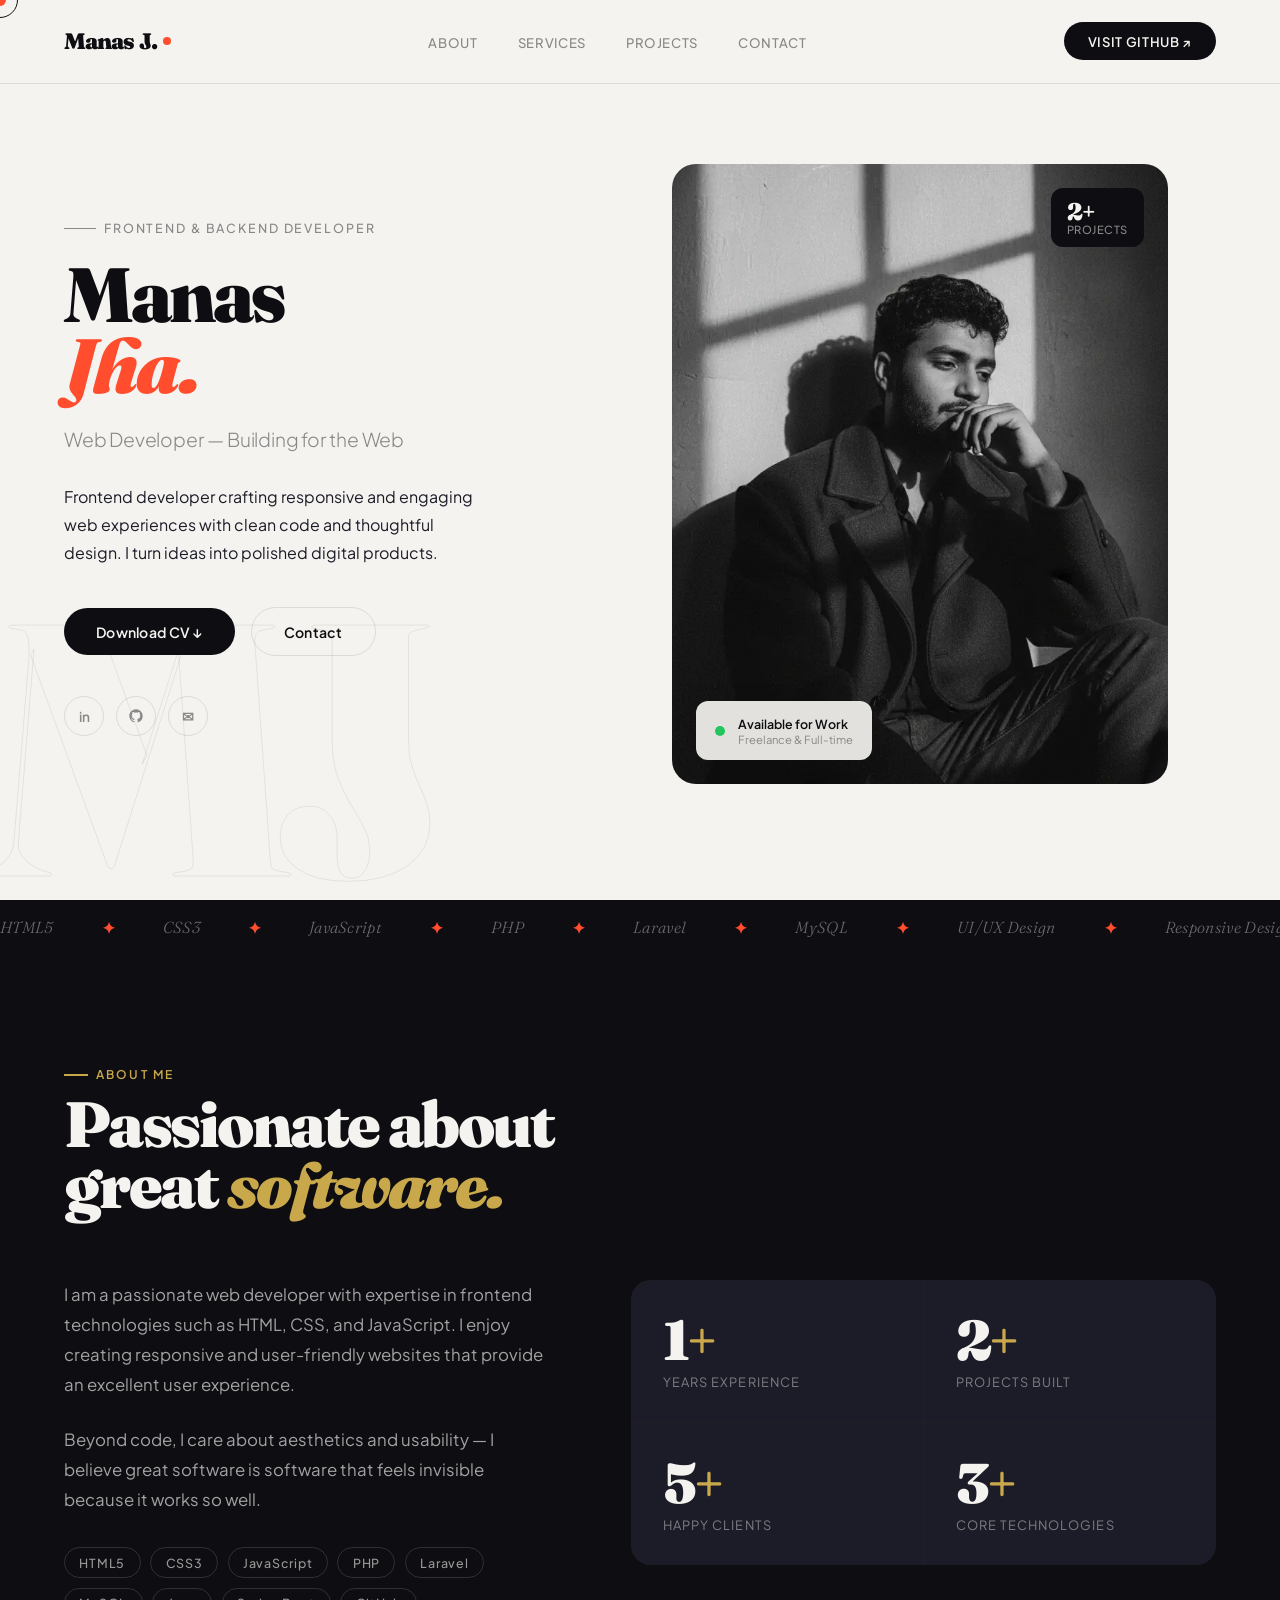
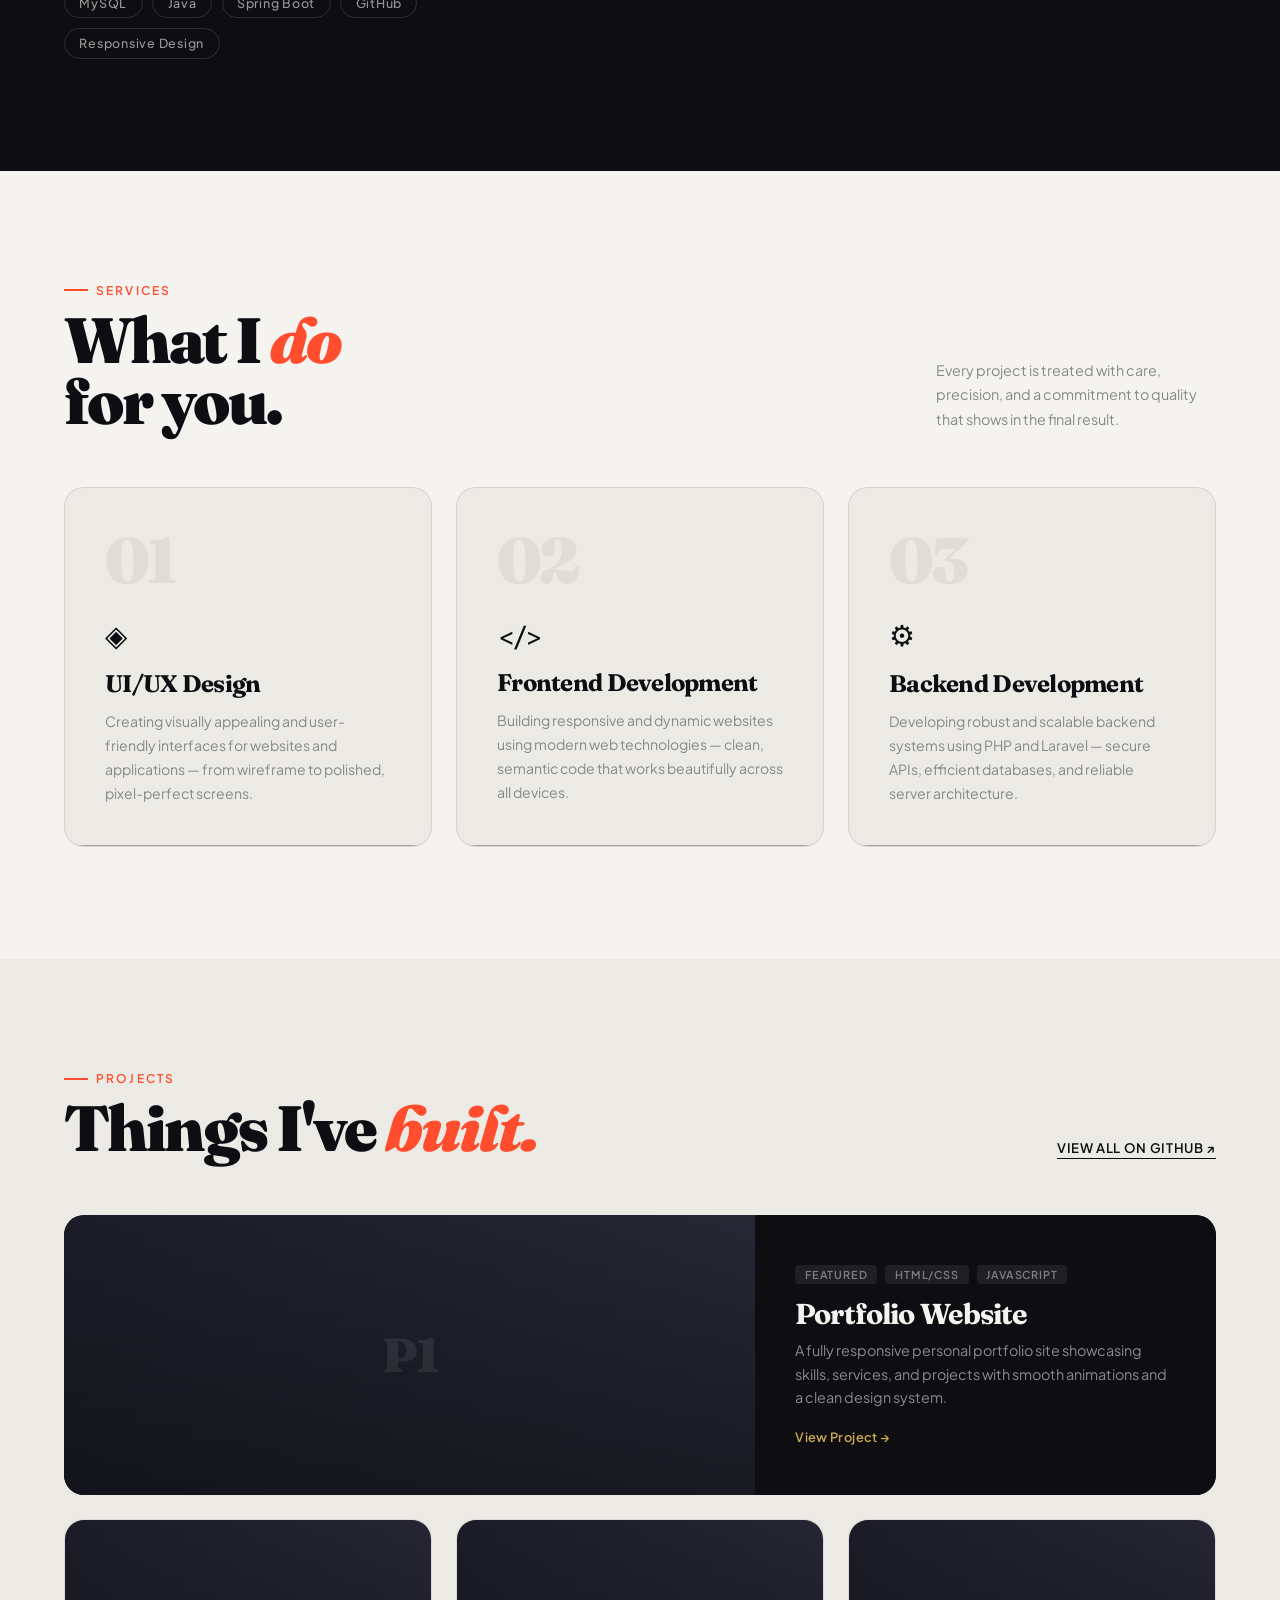
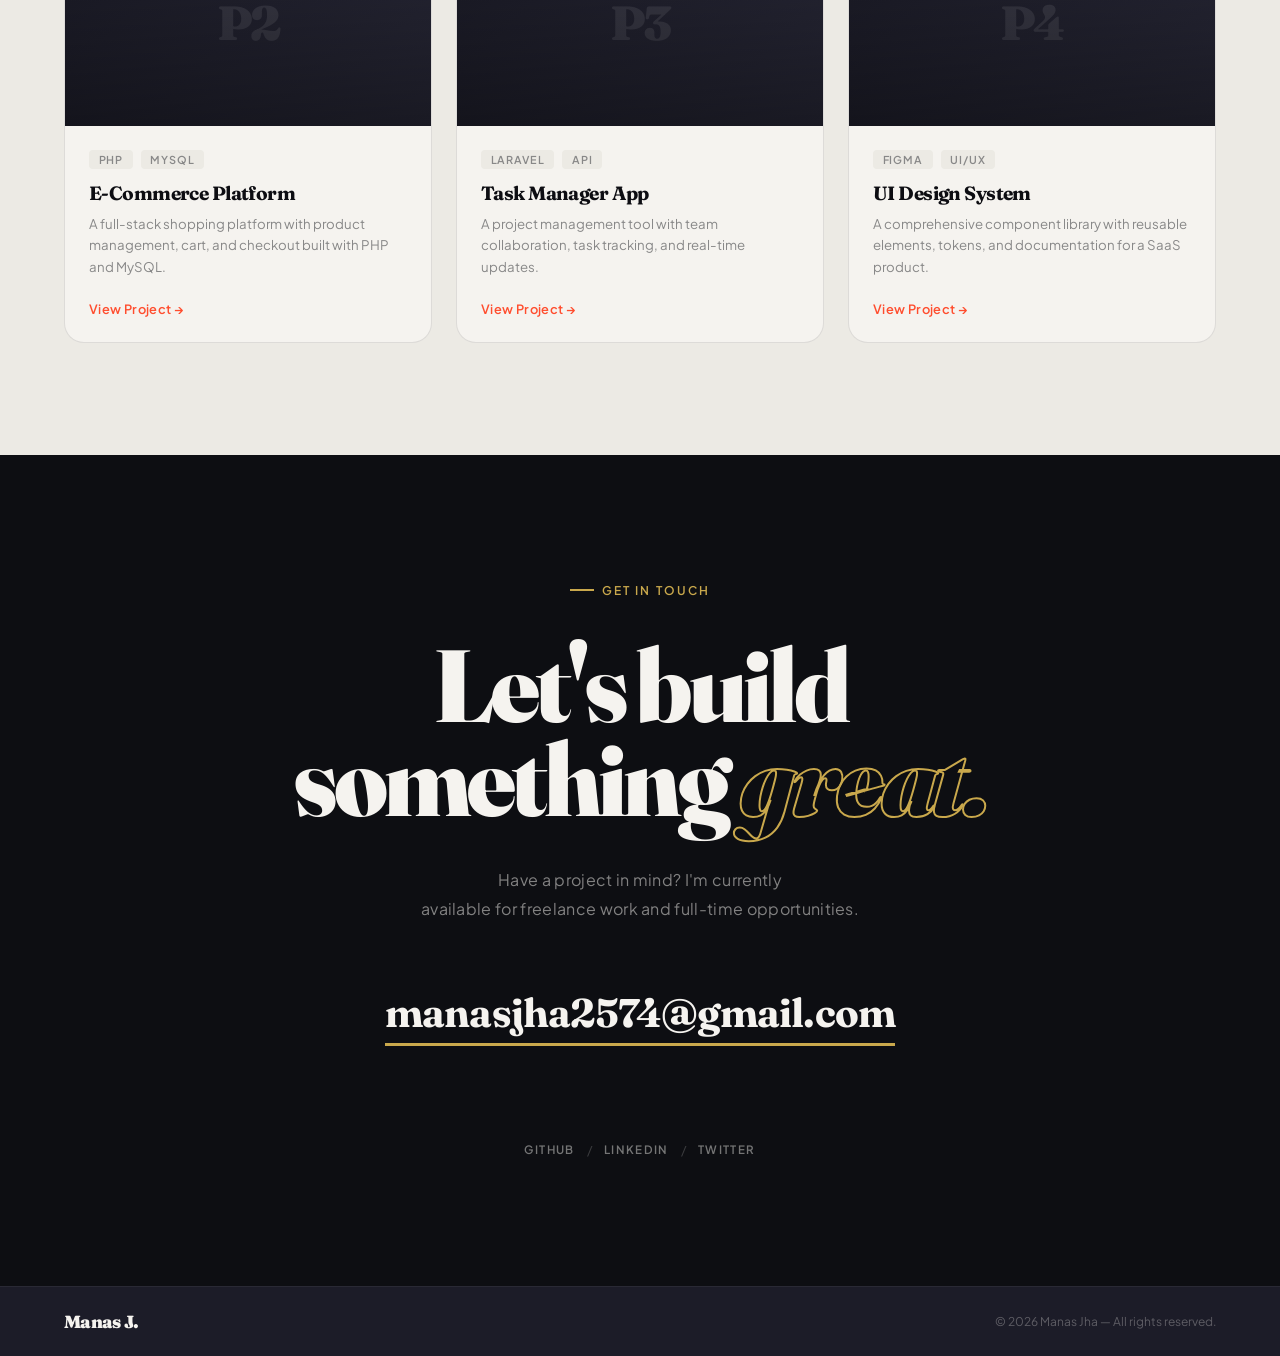
<file: index.html>
<!DOCTYPE html>
<html lang="en">

<head>
  <meta charset="UTF-8">
  <meta name="viewport" content="width=device-width, initial-scale=1.0">
  <title>Manas Jha — Web Developer</title>
  <link rel="stylesheet" href="style.css">
  <link
    href="https://fonts.googleapis.com/css2?family=Fraunces:ital,wght@0,300;0,700;0,900;1,300;1,700&family=Plus+Jakarta+Sans:wght@300;400;500;600&display=swap"
    rel="stylesheet">

</head>

<body>

  <!-- CURSOR -->
  <div class="cursor" id="cur"></div>
  <div class="cursor-ring" id="ring"></div>

  <!-- BACK TO TOP -->
  <!-- <button class="back-to-top" id="backToTop" aria-label="Back to top">↑</button> -->
  <!-- BACK TO TOP -->
  <button class="back-to-top" id="backToTop" aria-label="Back to top"
    onclick="window.scrollTo({top:0,behavior:'smooth'})">
    <svg width="18" height="18" viewBox="0 0 24 24" fill="none" stroke="currentColor" stroke-width="2.5"
      stroke-linecap="round" stroke-linejoin="round">
      <polyline points="18 15 12 9 6 15"></polyline>
    </svg>
  </button>

  <!-- MOBILE MENU -->
  <div class="mobile-menu" id="mobileMenu">
    <a href="#hero" class="m-nav-link">Home</a>
    <a href="#about" class="m-nav-link">About</a>
    <a href="#services" class="m-nav-link">Services</a>
    <a href="#projects" class="m-nav-link">Projects</a>
    <a href="#contact" class="m-nav-link">Contact</a>
    <a href="https://github.com/j-manas04" class="m-github" target="_blank">Visit GitHub ↗</a>
  </div>

  <!-- NAV -->
  <nav>
    <a href="#hero" class="nav-logo">
      Manas J.
      <span class="logo-dot"></span>
    </a>
    <ul class="nav-links">
      <li><a href="#about">About</a></li>
      <li><a href="#services">Services</a></li>
      <li><a href="#projects">Projects</a></li>
      <li><a href="#contact">Contact</a></li>
    </ul>
    <a href="https://github.com/j-manas04" class="nav-cta" target="_blank">Visit GitHub ↗</a>
    <button class="nav-hamburger" id="hamburger" aria-label="Toggle menu">
      <span></span><span></span><span></span>
    </button>
  </nav>

  <!-- HERO -->
  <section id="hero">
    <div class="hero-bg-text">MJ</div>
    <div class="hero-left">
      <div class="hero-eyebrow">
        <span class="hero-line"></span>
        Frontend & Backend Developer
      </div>
      <h1 class="hero-name">Manas<br><em>Jha.</em></h1><br>
      <p class="hero-role">Web Developer — Building for the Web</p>
      <p class="hero-desc">Frontend developer crafting responsive and engaging web experiences with clean code and
        thoughtful design. I turn ideas into polished digital products.</p>
      <div class="hero-actions">
        <a href="Manas__ATS_Resume .pdf" class="btn-main" target="_blank">Download CV ↓</a>
        <a href="#contact" class="btn-sec">Contact</a>
      </div>
      <div class="hero-socials">
        <a href="linkedin.com/in/J-manas04" class="s-link">in</a>
        <a href="https://github.com/j-manas04" class="s-link">
          <svg width="16" height="16" viewBox="0 0 24 24" fill="currentColor">
            <path
              d="M12 2C6.477 2 2 6.484 2 12.017c0 4.425 2.865 8.18 6.839 9.504.5.092.682-.217.682-.483 0-.237-.008-.868-.013-1.703-2.782.605-3.369-1.343-3.369-1.343-.454-1.158-1.11-1.466-1.11-1.466-.908-.62.069-.608.069-.608 1.003.07 1.531 1.032 1.531 1.032.892 1.53 2.341 1.088 2.91.832.092-.647.35-1.088.636-1.338-2.22-.253-4.555-1.113-4.555-4.951 0-1.093.39-1.988 1.029-2.688-.103-.253-.446-1.272.098-2.65 0 0 .84-.27 2.75 1.026A9.564 9.564 0 0112 6.844c.85.004 1.705.115 2.504.337 1.909-1.296 2.747-1.027 2.747-1.027.546 1.379.202 2.398.1 2.651.64.7 1.028 1.595 1.028 2.688 0 3.848-2.339 4.695-4.566 4.943.359.309.678.92.678 1.855 0 1.338-.012 2.419-.012 2.747 0 .268.18.58.688.482A10.019 10.019 0 0022 12.017C22 6.484 17.522 2 12 2z" />
          </svg>
        </a>
        <a href="mailto:manasjha04@gmail.com" class="s-link">✉</a>
      </div>
    </div>
    <div class="hero-right">
      <div class="hero-img-wrap">
        <img src="profile-pic.webp" alt="Manas Jha">
        <div class="hero-tag">
          <span class="tag-dot"></span>
          <div>
            <div class="tag-text">Available for Work</div>
            <div class="tag-sub">Freelance & Full-time</div>
          </div>
        </div>
        <div class="hero-number">
          2+
          <span>Projects</span>
        </div>
      </div>
    </div>
  </section>

  <!-- MARQUEE -->
  <div class="marquee-section">
    <div class="marquee-track">
      <span class="marquee-item">HTML5</span><span class="marquee-dot">✦</span>
      <span class="marquee-item">CSS3</span><span class="marquee-dot">✦</span>
      <span class="marquee-item">JavaScript</span><span class="marquee-dot">✦</span>
      <span class="marquee-item">PHP</span><span class="marquee-dot">✦</span>
      <span class="marquee-item">Laravel</span><span class="marquee-dot">✦</span>
      <span class="marquee-item">MySQL</span><span class="marquee-dot">✦</span>
      <span class="marquee-item">UI/UX Design</span><span class="marquee-dot">✦</span>
      <span class="marquee-item">Responsive Design</span><span class="marquee-dot">✦</span>
      <span class="marquee-item">Git & GitHub</span><span class="marquee-dot">✦</span>
      <span class="marquee-item">HTML5</span><span class="marquee-dot">✦</span>
      <span class="marquee-item">CSS3</span><span class="marquee-dot">✦</span>
      <span class="marquee-item">JavaScript</span><span class="marquee-dot">✦</span>
      <span class="marquee-item">PHP</span><span class="marquee-dot">✦</span>
      <span class="marquee-item">Laravel</span><span class="marquee-dot">✦</span>
      <span class="marquee-item">MySQL</span><span class="marquee-dot">✦</span>
      <span class="marquee-item">UI/UX Design</span><span class="marquee-dot">✦</span>
      <span class="marquee-item">Responsive Design</span><span class="marquee-dot">✦</span>
      <span class="marquee-item">Git & GitHub</span><span class="marquee-dot">✦</span>
    </div>
  </div>

  <!-- ABOUT -->
  <section id="about">
    <div class="s-inner">
      <div class="s-tag reveal">About Me</div>
      <h2 class="s-title reveal">Passionate about<br>great <em>software.</em></h2>
      <div class="about-grid">
        <div class="about-left reveal">
          <p>I am a passionate web developer with expertise in frontend technologies such as HTML, CSS, and JavaScript.
            I enjoy creating responsive and user-friendly websites that provide an excellent user experience.</p>
          <p>Beyond code, I care about aesthetics and usability — I believe great software is software that feels
            invisible because it works so well.</p>
          <div class="about-skills">
            <span class="skill-tag">HTML5</span>
            <span class="skill-tag">CSS3</span>
            <span class="skill-tag">JavaScript</span>
            <span class="skill-tag">PHP</span>
            <span class="skill-tag">Laravel</span>
            <span class="skill-tag">MySQL</span>
            <span class="skill-tag">Java</span>
            <span class="skill-tag">Spring Boot</span>
            <span class="skill-tag">GitHub</span>
            <span class="skill-tag">Responsive Design</span>

          </div>
        </div>
        <div class="about-right reveal reveal-d1">
          <div class="stat-box"><span class="stat-n">1<em>+</em></span><span class="stat-l">Years Experience</span>
          </div>
          <div class="stat-box"><span class="stat-n">2<em>+</em></span><span class="stat-l">Projects Built</span></div>
          <div class="stat-box"><span class="stat-n">5<em>+</em></span><span class="stat-l">Happy Clients</span></div>
          <div class="stat-box"><span class="stat-n">3<em>+</em></span><span class="stat-l">Core Technologies</span>
          </div>
        </div>
      </div>
    </div>
  </section>

  <!-- SERVICES -->
  <section id="services">
    <div class="s-inner">
      <div class="services-header">
        <div>
          <div class="s-tag reveal">Services</div>
          <h2 class="s-title reveal">What I <em>do</em><br>for you.</h2>
        </div>
        <p class="reveal"
          style="color:var(--muted);max-width:280px;font-size:0.9rem;line-height:1.7;align-self:flex-end;">Every project
          is treated with care, precision, and a commitment to quality that shows in the final result.</p>
      </div>
      <div class="services-grid">
        <div class="srv-card reveal">
          <div class="srv-content">
            <span class="srv-num">01</span>
            <span class="srv-icon">◈</span>
            <div class="srv-name">UI/UX Design</div>
            <p class="srv-desc">Creating visually appealing and user-friendly interfaces for websites and applications —
              from wireframe to polished, pixel-perfect screens.</p>
          </div>
        </div>
        <div class="srv-card reveal reveal-d1">
          <div class="srv-content">
            <span class="srv-num">02</span>
            <span class="srv-icon">&lt;/&gt;</span>
            <div class="srv-name">Frontend Development</div>
            <p class="srv-desc">Building responsive and dynamic websites using modern web technologies — clean, semantic
              code that works beautifully across all devices.</p>
          </div>
        </div>
        <div class="srv-card reveal reveal-d2">
          <div class="srv-content">
            <span class="srv-num">03</span>
            <span class="srv-icon">⚙</span>
            <div class="srv-name">Backend Development</div>
            <p class="srv-desc">Developing robust and scalable backend systems using PHP and Laravel — secure APIs,
              efficient databases, and reliable server architecture.</p>
          </div>
        </div>
      </div>
    </div>
  </section>

  <!-- PROJECTS -->
  <section id="projects">
    <div class="s-inner">
      <div class="projects-header">
        <div>
          <div class="s-tag reveal">Projects</div>
          <h2 class="s-title reveal">Things I've <em>built.</em></h2>
        </div>
        <a href="https://github.com/j-manas04" class="view-all reveal" target="_blank">View all on GitHub ↗</a>
      </div>
      <div class="projects-grid">
        <div class="proj-card proj-featured reveal">
          <div class="proj-thumb">
            <div class="proj-thumb-inner">P1</div>
            <div class="proj-thumb-overlay"></div>
          </div>
          <div class="proj-body">
            <div class="proj-tags"><span class="p-tag">Featured</span><span class="p-tag">HTML/CSS</span><span
                class="p-tag">JavaScript</span></div>
            <div class="proj-name">Portfolio Website</div>
            <p class="proj-desc">A fully responsive personal portfolio site showcasing skills, services, and projects
              with smooth animations and a clean design system.</p>
            <a href="#" class="proj-link">View Project →</a>
          </div>
        </div>
        <div class="proj-card reveal">
          <div class="proj-thumb">
            <div class="proj-thumb-inner">P2</div>
            <div class="proj-thumb-overlay"></div>
          </div>
          <div class="proj-body">
            <div class="proj-tags"><span class="p-tag">PHP</span><span class="p-tag">MySQL</span></div>
            <div class="proj-name">E-Commerce Platform</div>
            <p class="proj-desc">A full-stack shopping platform with product management, cart, and checkout built with
              PHP and MySQL.</p>
            <a href="#" class="proj-link">View Project →</a>
          </div>
        </div>
        <div class="proj-card reveal reveal-d1">
          <div class="proj-thumb">
            <div class="proj-thumb-inner">P3</div>
            <div class="proj-thumb-overlay"></div>
          </div>
          <div class="proj-body">
            <div class="proj-tags"><span class="p-tag">Laravel</span><span class="p-tag">API</span></div>
            <div class="proj-name">Task Manager App</div>
            <p class="proj-desc">A project management tool with team collaboration, task tracking, and real-time
              updates.</p>
            <a href="#" class="proj-link">View Project →</a>
          </div>
        </div>
        <div class="proj-card reveal reveal-d2">
          <div class="proj-thumb">
            <div class="proj-thumb-inner">P4</div>
            <div class="proj-thumb-overlay"></div>
          </div>
          <div class="proj-body">
            <div class="proj-tags"><span class="p-tag">Figma</span><span class="p-tag">UI/UX</span></div>
            <div class="proj-name">UI Design System</div>
            <p class="proj-desc">A comprehensive component library with reusable elements, tokens, and documentation for
              a SaaS product.</p>
            <a href="#" class="proj-link">View Project →</a>
          </div>
        </div>
      </div>
    </div>
  </section>

  <!-- CONTACT -->
  <section id="contact" class="new-contact">
    <div class="s-inner contact-center">
      <div class="s-tag reveal">Get in touch</div>

      <h2 class="contact-h2 reveal">Let's build<br>something <span class="outline-text">great.</span></h2>

      <p class="contact-p reveal reveal-d1">Have a project in mind? I'm currently<br>available for freelance work and
        full-time opportunities.</p>

      <div class="reveal reveal-d2">
        <a href="mailto:manasjha2574@gmail.com" class="contact-email-large">manasjha2574@gmail.com</a>
      </div>

      <div class="contact-socials-inline reveal reveal-d3">
        <a href="https://github.com/j-manas04" target="_blank">GITHUB</a>
        <span class="sep">/</span>
        <a href="https://www.linkedin.com/in/j-manas04/" target="_blank">LINKEDIN</a>
        <span class="sep">/</span>
        <a href="#" target="_blank">TWITTER</a>
      </div>
    </div>
  </section>

  <!-- FOOTER -->
  <footer>
    <div class="footer-logo">Manas J.</div>
    <div class="footer-text">© 2026 Manas Jha — All rights reserved.</div>
  </footer>

  <script src="script.js"></script>
</body>

</html>
</file>
<file: style.css>
*,
*::before,
*::after {
    box-sizing: border-box;
    margin: 0;
    padding: 0;
}

:root {
    --ink: #0d0d12;
    --ink2: #1c1c28;
    --paper: #f5f3ef;
    --paper2: #eceae4;
    --accent: #ff4d2e;
    --accent2: #1a1aff;
    --gold: #c9a84c;
    --muted: #888;
    --border: rgba(13, 13, 18, 0.1);
}

.dark-theme {
    --ink: #f5f3ef;
    --ink2: #eceae4;
    --paper: #0d0e12;
    --paper2: #16171d;
    --accent: #ff4d2e;
    --accent2: #1a1aff;
    --gold: #c9a84c;
    --muted: #a0a0a0;
    --border: rgba(245, 243, 239, 0.1);
}

html {
    scroll-behavior: smooth;
}

body {
    background: var(--paper);
    color: var(--ink);
    font-family: 'Plus Jakarta Sans', sans-serif;
    font-weight: 400;
    overflow-x: hidden;
    cursor: none;
    transition: background 0.35s ease, color 0.35s ease;
}

/* CURSOR */
.cursor {
    position: fixed;
    width: 12px;
    height: 12px;
    background: var(--accent);
    border-radius: 50%;
    pointer-events: none;
    z-index: 9999;
    transform: translate(-50%, -50%);
    transition: transform 0.1s, width 0.3s, height 0.3s, background 0.3s;
}

.cursor-ring {
    position: fixed;
    width: 36px;
    height: 36px;
    border: 1.5px solid var(--ink);
    border-radius: 50%;
    pointer-events: none;
    z-index: 9998;
    transform: translate(-50%, -50%);
    transition: transform 0.12s ease, width 0.3s, height 0.3s, border-color 0.3s;
}

/* NAV */
nav {
    position: fixed;
    top: 0;
    left: 0;
    right: 0;
    z-index: 500;
    display: flex;
    align-items: center;
    justify-content: space-between;
    padding: 1.4rem 4rem;
    background: rgba(245, 243, 239, 0.9);
    backdrop-filter: blur(20px);
    border-bottom: 1px solid var(--border);
}

.nav-logo {
    font-family: 'Fraunces', serif;
    font-weight: 900;
    font-size: 1.4rem;
    color: var(--ink);
    text-decoration: none;
    letter-spacing: -0.04em;
    display: flex;
    align-items: center;
    gap: 0.4rem;
}

.logo-dot {
    width: 8px;
    height: 8px;
    border-radius: 50%;
    background: var(--accent);
    animation: pulse 2s infinite;
}

@keyframes pulse {

    0%,
    100% {
        transform: scale(1);
    }

    50% {
        transform: scale(1.6);
        opacity: 0.5;
    }
}

.nav-links {
    display: flex;
    gap: 2.5rem;
    list-style: none;
    align-items: center;
}

.nav-links a {
    font-size: 0.82rem;
    font-weight: 500;
    letter-spacing: 0.05em;
    text-transform: uppercase;
    color: var(--muted);
    text-decoration: none;
    transition: color 0.2s;
}

.nav-links a:hover,
.nav-links a.active {
    color: var(--ink);
}

.nav-cta {
    background: var(--ink);
    color: var(--paper);
    font-family: 'Plus Jakarta Sans', sans-serif;
    font-weight: 600;
    font-size: 0.82rem;
    letter-spacing: 0.05em;
    text-transform: uppercase;
    padding: 0.65rem 1.5rem;
    border-radius: 100px;
    text-decoration: none;
    transition: background 0.2s, transform 0.2s;
}

.nav-cta:hover {
    background: var(--accent);
    transform: translateY(-1px);
}

/* HAMBURGER */
.nav-hamburger {
    display: none;
    flex-direction: column;
    gap: 5px;
    cursor: pointer;
    padding: 4px;
    background: none;
    border: none;
    z-index: 600;
}

.nav-hamburger span {
    display: block;
    width: 24px;
    height: 2px;
    background: var(--ink);
    border-radius: 2px;
    transition: all 0.3s;
}

.nav-hamburger.open span:nth-child(1) {
    transform: translateY(7px) rotate(45deg);
}

.nav-hamburger.open span:nth-child(2) {
    opacity: 0;
}

.nav-hamburger.open span:nth-child(3) {
    transform: translateY(-7px) rotate(-45deg);
}

/* MOBILE MENU */
.mobile-menu {
    display: none;
    position: fixed;
    top: 0;
    left: 0;
    right: 0;
    bottom: 0;
    background: var(--paper);
    z-index: 490;
    flex-direction: column;
    align-items: center;
    justify-content: center;
    gap: 2.5rem;
    padding: 6rem 2rem 3rem;
}

.mobile-menu.open {
    display: flex;
}

.mobile-menu a {
    font-family: 'Fraunces', serif;
    font-size: 2.5rem;
    font-weight: 900;
    letter-spacing: -0.04em;
    color: var(--ink);
    text-decoration: none;
    transition: color 0.2s;
}

.mobile-menu a:hover,
.mobile-menu a.active {
    color: var(--accent);
}

.mobile-menu .m-github {
    font-family: 'Plus Jakarta Sans', sans-serif;
    font-size: 0.9rem;
    font-weight: 600;
    letter-spacing: 0.05em;
    text-transform: uppercase;
    background: var(--ink);
    color: var(--paper);
    padding: 0.8rem 2rem;
    border-radius: 100px;
    margin-top: 1rem;
}

.mobile-menu .m-github:hover {
    background: var(--accent);
    color: var(--paper);
}

/* HERO */
#hero {
    min-height: 100vh;
    display: grid;
    grid-template-columns: 1fr 1fr;
    align-items: center;
    padding: 7rem 4rem 4rem;
    position: relative;
    overflow: hidden;
    gap: 4rem;
}

.hero-bg-text {
    position: absolute;
    font-family: 'Fraunces', serif;
    font-weight: 900;
    font-size: 28vw;
    line-height: 1;
    color: transparent;
    -webkit-text-stroke: 1px rgba(13, 13, 18, 0.075);
    bottom: -2vw;
    left: -1vw;
    pointer-events: none;
    letter-spacing: -0.04em;
    z-index: 0;
    user-select: none;
}

.hero-left {
    position: relative;
    z-index: 1;
}

.hero-eyebrow {
    display: inline-flex;
    align-items: center;
    gap: 0.5rem;
    font-size: 0.78rem;
    letter-spacing: 0.15em;
    text-transform: uppercase;
    color: var(--muted);
    margin-bottom: 1.5rem;
    font-weight: 500;
}

.hero-line {
    width: 32px;
    height: 1px;
    background: var(--muted);
}

.hero-name {
    font-family: 'Fraunces', serif;
    font-weight: 900;
    font-size: clamp(3.5rem, 6vw, 6.5rem);
    line-height: 0.92;
    letter-spacing: -0.04em;
    color: var(--ink);
    margin-bottom: 0.3rem;
    animation: slideUp 0.8s cubic-bezier(0.16, 1, 0.3, 1) both;
}

.hero-name em {
    font-style: italic;
    color: var(--accent);
}

.hero-role {
    font-size: clamp(1rem, 1.5vw, 1.2rem);
    color: var(--muted);
    font-weight: 300;
    margin-bottom: 2rem;
    letter-spacing: -0.01em;
    animation: slideUp 0.8s 0.1s cubic-bezier(0.16, 1, 0.3, 1) both;
}

.hero-desc {
    font-size: 1rem;
    color: var(--ink2);
    line-height: 1.75;
    max-width: 420px;
    margin-bottom: 2.5rem;
    animation: slideUp 0.8s 0.15s cubic-bezier(0.16, 1, 0.3, 1) both;
}

.hero-actions {
    display: flex;
    gap: 1rem;
    align-items: center;
    animation: slideUp 0.8s 0.2s cubic-bezier(0.16, 1, 0.3, 1) both;
}

.btn-main {
    background: var(--ink);
    color: var(--paper);
    font-weight: 600;
    font-size: 0.88rem;
    padding: 0.9rem 2rem;
    border-radius: 100px;
    text-decoration: none;
    letter-spacing: 0.02em;
    transition: background 0.25s, transform 0.2s;
    display: inline-flex;
    align-items: center;
    gap: 0.5rem;
}

.btn-main:hover {
    background: var(--accent);
    transform: translateY(-2px);
}

.btn-sec {
    color: var(--ink);
    font-weight: 600;
    font-size: 0.88rem;
    padding: 0.9rem 2rem;
    border-radius: 100px;
    text-decoration: none;
    letter-spacing: 0.02em;
    border: 1.5px solid var(--border);
    transition: border-color 0.2s, color 0.2s;
}

.btn-sec:hover {
    border-color: var(--ink);
    color: var(--ink);
}

.hero-socials {
    display: flex;
    gap: 0.75rem;
    margin-top: 2.5rem;
    animation: slideUp 0.8s 0.25s cubic-bezier(0.16, 1, 0.3, 1) both;
}

.s-link {
    width: 40px;
    height: 40px;
    border-radius: 50%;
    border: 1.5px solid var(--border);
    display: grid;
    place-items: center;
    color: var(--muted);
    text-decoration: none;
    font-size: 0.85rem;
    font-weight: 600;
    transition: all 0.2s;
}

.s-link:hover {
    border-color: var(--ink);
    color: var(--ink);
    transform: translateY(-2px);
}

.hero-right {
    position: relative;
    z-index: 1;
    animation: slideUp 0.9s 0.05s cubic-bezier(0.16, 1, 0.3, 1) both;
}

.hero-img-wrap {
    position: relative;
    aspect-ratio: 4/5;
    border-radius: 24px;
    overflow: hidden;
    background: var(--paper2);
    max-height: 620px;
}

.hero-img-wrap img {
    width: 100%;
    height: 100%;
    object-fit: cover;
    object-position: top center;
}

.hero-tag {
    position: absolute;
    bottom: 1.5rem;
    left: 1.5rem;
    background: rgba(245, 243, 239, 0.92);
    backdrop-filter: blur(12px);
    border-radius: 12px;
    padding: 0.9rem 1.2rem;
    display: flex;
    align-items: center;
    gap: 0.8rem;
    box-shadow: 0 4px 24px rgba(0, 0, 0, 0.1);
}

.tag-dot {
    width: 10px;
    height: 10px;
    border-radius: 50%;
    background: #22c55e;
    animation: pulse 2s infinite;
}

.tag-text {
    font-size: 0.78rem;
    font-weight: 600;
    color: var(--ink);
}

.tag-sub {
    font-size: 0.7rem;
    color: var(--muted);
}

.hero-number {
    position: absolute;
    top: 1.5rem;
    right: 1.5rem;
    background: var(--ink);
    color: var(--paper);
    border-radius: 12px;
    padding: 0.75rem 1rem;
    font-family: 'Fraunces', serif;
    font-weight: 900;
    font-size: 1.5rem;
    line-height: 1;
    letter-spacing: -0.04em;
}

.hero-number span {
    font-family: 'Plus Jakarta Sans', sans-serif;
    font-size: 0.7rem;
    font-weight: 500;
    display: block;
    color: var(--muted);
    letter-spacing: 0.05em;
    text-transform: uppercase;
}

@keyframes slideUp {
    from {
        opacity: 0;
        transform: translateY(30px);
    }

    to {
        opacity: 1;
        transform: translateY(0);
    }
}

/* MARQUEE */
.marquee-section {
    border-top: 1px solid var(--border);
    border-bottom: 1px solid var(--border);
    padding: 1rem 0;
    overflow: hidden;
    background: var(--ink);
    font-weight: 600;
}

.marquee-track {
    display: flex;
    gap: 3rem;
    white-space: nowrap;
    animation: marquee 20s linear infinite;
}

@keyframes marquee {
    from {
        transform: translateX(0);
    }

    to {
        transform: translateX(-50%);
    }
}

.marquee-item {
    font-family: 'Fraunces', serif;
    font-style: italic;
    font-size: 1rem;
    color: rgba(245, 243, 239, 0.4);
    font-weight: 300;
    letter-spacing: 0.02em;
    flex-shrink: 0;
}

.marquee-dot {
    color: var(--accent);
}

/* SECTIONS */
section {
    padding: 7rem 4rem;
}

.s-inner {
    max-width: 1200px;
    margin: 0 auto;
}

.s-tag {
    font-size: 0.75rem;
    letter-spacing: 0.18em;
    text-transform: uppercase;
    color: var(--accent);
    font-weight: 600;
    margin-bottom: 0.75rem;
    display: flex;
    align-items: center;
    gap: 0.5rem;
}

.s-tag::before {
    content: '';
    width: 24px;
    height: 2px;
    background: var(--accent);
}

.s-title {
    font-family: 'Fraunces', serif;
    font-weight: 900;
    font-size: clamp(2.5rem, 5vw, 4.5rem);
    line-height: 0.95;
    letter-spacing: -0.04em;
    color: var(--ink);
}

.s-title em {
    font-style: italic;
    color: var(--accent);
}

/* ABOUT */
#about {
    background: var(--ink);
}

#about .s-tag {
    color: var(--gold);
}

#about .s-tag::before {
    background: var(--gold);
}

#about .s-title {
    color: var(--paper);
}

#about .s-title em {
    color: var(--gold);
}

.about-grid {
    display: grid;
    grid-template-columns: 1fr 1.2fr;
    gap: 5rem;
    align-items: start;
    margin-top: 4rem;
}

.about-left p {
    color: rgba(245, 243, 239, 0.65);
    font-size: 1.05rem;
    line-height: 1.8;
    margin-bottom: 1.5rem;
}

.about-skills {
    display: flex;
    flex-wrap: wrap;
    gap: 0.6rem;
    margin-top: 2rem;
}

.skill-tag {
    font-size: 0.78rem;
    font-weight: 500;
    letter-spacing: 0.06em;
    padding: 0.4rem 0.9rem;
    border-radius: 100px;
    border: 1px solid rgba(245, 243, 239, 0.15);
    color: rgba(245, 243, 239, 0.6);
    transition: all 0.2s;
}

.skill-tag:hover {
    border-color: var(--gold);
    color: var(--gold);
}

.about-right {
    display: grid;
    grid-template-columns: 1fr 1fr;
    gap: 1px;
    background: rgba(245, 243, 239, 0.08);
    border-radius: 20px;
    overflow: hidden;
}

.stat-box {
    background: var(--ink2);
    padding: 2rem;
    display: flex;
    flex-direction: column;
    gap: 0.4rem;
}

.stat-box:first-child {
    border-radius: 20px 0 0 0;
}

.stat-box:nth-child(2) {
    border-radius: 0 20px 0 0;
}

.stat-box:nth-child(3) {
    border-radius: 0 0 0 20px;
}

.stat-box:last-child {
    border-radius: 0 0 20px 0;
}

.stat-n {
    font-family: 'Fraunces', serif;
    font-weight: 900;
    font-size: 3.5rem;
    line-height: 1;
    letter-spacing: -0.05em;
    color: var(--paper);
}

.stat-n em {
    font-style: normal;
    color: var(--gold);
}

.stat-l {
    font-size: 0.8rem;
    color: rgba(245, 243, 239, 0.45);
    letter-spacing: 0.08em;
    text-transform: uppercase;
}

/* SERVICES */
#services {
    background: var(--paper);
}

.services-header {
    display: flex;
    justify-content: space-between;
    align-items: flex-end;
    margin-bottom: 3.5rem;
    flex-wrap: wrap;
    gap: 2rem;
}

.services-grid {
    display: grid;
    grid-template-columns: repeat(3, 1fr);
    gap: 1.5rem;
}

.srv-card {
    background: var(--paper2);
    border-radius: 20px;
    padding: 2.5rem;
    border: 1px solid var(--border);
    position: relative;
    overflow: hidden;
    transition: transform 0.3s, box-shadow 0.3s;
}

.srv-card::after {
    content: '';
    position: absolute;
    inset: 0;
    background: var(--ink);
    transform: translateY(100%);
    transition: transform 0.4s cubic-bezier(0.16, 1, 0.3, 1);
    z-index: 0;
}

.srv-card:hover {
    transform: translateY(-4px);
    box-shadow: 0 20px 60px rgba(0, 0, 0, 0.12);
}

.srv-card:hover::after {
    transform: translateY(0);
}

.srv-content {
    position: relative;
    z-index: 1;
    transition: color 0.3s;
}

.srv-card:hover .srv-content * {
    color: var(--paper) !important;
}

.srv-card:hover .srv-num {
    color: rgba(245, 243, 239, 0.15) !important;
}

.srv-num {
    font-family: 'Fraunces', serif;
    font-weight: 900;
    font-size: 4rem;
    line-height: 1;
    letter-spacing: -0.05em;
    color: rgba(13, 13, 18, 0.06);
    margin-bottom: 1.5rem;
    display: block;
    transition: color 0.3s;
}

.srv-icon {
    font-size: 1.8rem;
    margin-bottom: 1rem;
    display: block;
    transition: transform 0.3s;
}

.srv-card:hover .srv-icon {
    transform: scale(1.15);
}

.srv-name {
    font-family: 'Fraunces', serif;
    font-weight: 700;
    font-size: 1.5rem;
    letter-spacing: -0.03em;
    color: var(--ink);
    margin-bottom: 0.75rem;
    transition: color 0.3s;
}

.srv-desc {
    font-size: 0.88rem;
    color: var(--muted);
    line-height: 1.7;
    transition: color 0.3s;
}

/* PROJECTS */
#projects {
    background: var(--paper2);
}

.projects-header {
    display: flex;
    justify-content: space-between;
    align-items: flex-end;
    margin-bottom: 3.5rem;
    flex-wrap: wrap;
    gap: 2rem;
}

.view-all {
    font-size: 0.82rem;
    font-weight: 600;
    letter-spacing: 0.05em;
    text-transform: uppercase;
    color: var(--ink);
    text-decoration: none;
    display: inline-flex;
    align-items: center;
    gap: 0.4rem;
    border-bottom: 1px solid var(--ink);
    padding-bottom: 2px;
    transition: color 0.2s, border-color 0.2s;
}

.view-all:hover {
    color: var(--accent);
    border-color: var(--accent);
}

.projects-grid {
    display: grid;
    grid-template-columns: repeat(3, 1fr);
    gap: 1.5rem;
}

.proj-card {
    background: var(--paper);
    border-radius: 20px;
    overflow: hidden;
    border: 1px solid var(--border);
    transition: transform 0.3s, box-shadow 0.3s;
}

.proj-card:hover {
    transform: translateY(-5px);
    box-shadow: 0 20px 60px rgba(0, 0, 0, 0.1);
}

.proj-thumb {
    aspect-ratio: 16/9;
    background: linear-gradient(135deg, var(--ink2) 0%, #2a2a3a 100%);
    display: flex;
    align-items: center;
    justify-content: center;
    position: relative;
    overflow: hidden;
}

.proj-thumb-inner {
    font-family: 'Fraunces', serif;
    font-weight: 900;
    font-size: 3rem;
    color: rgba(255, 255, 255, 0.1);
    letter-spacing: -0.05em;
}

.proj-thumb-overlay {
    position: absolute;
    inset: 0;
    background: linear-gradient(to top, rgba(0, 0, 0, 0.4), transparent);
}

.proj-body {
    padding: 1.5rem;
}

.proj-tags {
    display: flex;
    gap: 0.5rem;
    flex-wrap: wrap;
    margin-bottom: 0.75rem;
}

.p-tag {
    font-size: 0.68rem;
    letter-spacing: 0.08em;
    text-transform: uppercase;
    font-weight: 600;
    padding: 0.2rem 0.6rem;
    border-radius: 4px;
    background: var(--paper2);
    color: var(--muted);
}

.proj-name {
    font-family: 'Fraunces', serif;
    font-weight: 700;
    font-size: 1.2rem;
    letter-spacing: -0.03em;
    color: var(--ink);
    margin-bottom: 0.5rem;
}

.proj-desc {
    font-size: 0.83rem;
    color: var(--muted);
    line-height: 1.6;
    margin-bottom: 1.25rem;
}

.proj-link {
    display: inline-flex;
    align-items: center;
    gap: 0.4rem;
    font-size: 0.8rem;
    font-weight: 600;
    color: var(--accent);
    text-decoration: none;
    letter-spacing: 0.03em;
    transition: gap 0.2s;
}

.proj-link:hover {
    gap: 0.7rem;
}

.proj-featured {
    grid-column: 1/-1;
    display: grid;
    grid-template-columns: 1.5fr 1fr;
    gap: 0;
    background: var(--ink);
    border: none;
    border-radius: 20px;
}

.proj-featured .proj-thumb {
    aspect-ratio: auto;
    min-height: 280px;
    border-radius: 20px 0 0 20px;
}

.proj-featured .proj-body {
    padding: 2.5rem;
    display: flex;
    flex-direction: column;
    justify-content: center;
    background: var(--ink);
    border-radius: 0 20px 20px 0;
}

.proj-featured .p-tag {
    background: rgba(245, 243, 239, 0.08);
    color: rgba(245, 243, 239, 0.45);
}

.proj-featured .proj-name {
    color: var(--paper);
    font-size: 1.8rem;
}

.proj-featured .proj-desc {
    color: rgba(245, 243, 239, 0.55);
    font-size: 0.9rem;
}

.proj-featured .proj-link {
    color: var(--gold);
}

/* CONTACT */
#contact {
    /* Always dark, regardless of site theme — matches the reference */
    background: #0d0e12;
    padding: 8rem 4rem;
}

/* Force the s-tag label to gold on the dark contact section */
#contact .s-tag {
    color: var(--gold);
    justify-content: center;
    margin-bottom: 2.5rem;
}

#contact .s-tag::before {
    background: var(--gold);
}

.contact-center {
    display: flex;
    flex-direction: column;
    align-items: center;
    text-align: center;
    max-width: 960px;
    margin: 0 auto;
}

/* Small "04 — CONTACT" label */
.contact-tag {
    font-size: 0.75rem;
    letter-spacing: 0.2em;
    text-transform: uppercase;
    color: var(--gold);
    font-weight: 600;
    margin-bottom: 2.5rem;
}

/* Massive heading */
.contact-h2 {
    font-family: 'Fraunces', serif;
    font-weight: 900;
    font-size: clamp(3.5rem, 8vw, 7rem);
    line-height: 0.92;
    letter-spacing: -0.04em;
    color: #f5f3ef;
    margin-bottom: 2.5rem;
}

/* 'great' — outlined italic using your gold variable */
.outline-text {
    font-style: italic;
    color: transparent;
    -webkit-text-stroke: 2px var(--gold);
}

/* Subtitle paragraph */
.contact-p {
    font-size: 1rem;
    color: rgba(245, 243, 239, 0.5);
    line-height: 1.8;
    margin-bottom: 4rem;
    font-family: 'Plus Jakarta Sans', monospace;
    letter-spacing: 0.02em;
}

/* Large email link with thick gold underline */
.contact-email-large {
    font-family: 'Fraunces', serif;
    font-weight: 700;
    font-size: clamp(1.6rem, 3.5vw, 2.5rem);
    color: #f5f3ef;
    text-decoration: none;
    border-bottom: 3px solid var(--gold);
    padding-bottom: 6px;
    display: inline-block;
    margin-bottom: 6rem;
    transition: color 0.25s, border-color 0.25s;
    letter-spacing: -0.02em;
}

.contact-email-large:hover {
    color: var(--gold);
    border-color: rgba(245, 243, 239, 0.3);
}

/* Horizontal social links with slash separators */
.contact-socials-inline {
    display: flex;
    flex-wrap: wrap;
    justify-content: center;
    align-items: center;
    gap: 0.75rem;
}

.contact-socials-inline a {
    font-size: 0.72rem;
    font-weight: 600;
    letter-spacing: 0.12em;
    text-transform: uppercase;
    color: rgba(245, 243, 239, 0.45);
    text-decoration: none;
    transition: color 0.2s;
}

.contact-socials-inline a:hover {
    color: var(--gold);
}

.contact-socials-inline .sep {
    color: rgba(245, 243, 239, 0.2);
    font-size: 0.8rem;
}

/* THEME TOGGLE BUTTON */
.theme-toggle {
    background: none;
    border: none;
    color: var(--ink);
    cursor: pointer;
    display: grid;
    place-items: center;
    padding: 0.5rem;
    transition: color 0.2s;
}

.theme-toggle:hover {
    color: var(--accent);
}

/* FEEDBACK STRIP */
    .feedback-strip{background:var(--ink2);border-top:1px solid rgba(255,77,46,0.15);border-bottom:1px solid rgba(245,243,239,0.05);}
    .feedback-strip-inner{max-width:1200px;margin:0 auto;padding:1.6rem 4rem;display:flex;align-items:center;justify-content:space-between;gap:1.5rem;flex-wrap:wrap;}
    .feedback-strip-left{display:flex;flex-direction:column;gap:.25rem;}
    .feedback-strip-label{font-size:.95rem;font-weight:600;color:var(--paper);letter-spacing:-.01em;}
    .feedback-strip-sub{font-size:.78rem;color:rgba(245,243,239,0.35);}
    .feedback-strip-btn{display:inline-flex;align-items:center;gap:.55rem;background:var(--accent);color:#fff;font-weight:700;font-size:.78rem;letter-spacing:.07em;text-transform:uppercase;padding:.7rem 1.6rem;border-radius:100px;text-decoration:none;white-space:nowrap;transition:background .2s,transform .2s,gap .2s;flex-shrink:0;}
    .feedback-strip-btn:hover{background:#e03d20;transform:translateY(-1px);gap:.75rem;}
    .feedback-strip-btn svg{transition:transform .2s;}
    .feedback-strip-btn:hover svg{transform:translateX(3px);}
    @media(max-width:900px){.feedback-strip-inner{padding:1.4rem 1.5rem;}}


/* FOOTER — compact */
footer {
    background: var(--ink2);
    padding: 1.5rem 4rem;
    display: flex;
    justify-content: space-between;
    align-items: center;
    border-top: 1px solid rgba(245, 243, 239, 0.06);
    flex-wrap: wrap;
    gap: 0.75rem;
}

.footer-logo {
    font-family: 'Fraunces', serif;
    font-weight: 900;
    font-size: 1.1rem;
    color: var(--paper);
    letter-spacing: -0.04em;
}

.footer-text {
    font-size: 0.75rem;
    color: rgba(245, 243, 239, 0.3);
}

.footer-links {
    display: flex;
    gap: 1.5rem;
}

.footer-links a {
    font-size: 0.72rem;
    color: rgba(245, 243, 239, 0.35);
    text-decoration: none;
    letter-spacing: 0.06em;
    text-transform: uppercase;
    transition: color 0.2s;
}

.footer-links a:hover {
    color: var(--gold);
}

::-webkit-scrollbar {
    width: 12px;
}

::-webkit-scrollbar-track {
    background-color: rgb(219, 219, 219);
}

::-webkit-scrollbar-thumb {
    background: linear-gradient(to bottom,var(--accent), var(--border));
    border-radius: 5px;
    border: 2px solid rgba(255, 255, 255, 0.2);
}




/* BACK TO TOP */
.back-to-top {
    position: fixed;
    bottom: 2rem;
    right: 2rem;
    width: 44px;
    height: 44px;
    background: var(--ink);
    color: var(--paper);
    border: none;
    border-radius: 50%;
    display: grid;
    place-items: center;
    cursor: pointer;
    font-size: 1.1rem;
    z-index: 400;
    opacity: 0;
    pointer-events: none;
    transform: translateY(10px);
    transition: opacity 0.3s, transform 0.3s, background 0.2s;
    box-shadow: 0 4px 20px rgba(0, 0, 0, 0.2);
}

.back-to-top.visible {
    opacity: 1;
    pointer-events: all;
    transform: translateY(0);
}

.back-to-top:hover {
    background: var(--accent);
}

/* REVEAL */
.reveal {
    opacity: 0;
    transform: translateY(28px);
    transition: opacity 0.7s cubic-bezier(0.16, 1, 0.3, 1), transform 0.7s cubic-bezier(0.16, 1, 0.3, 1);
}

.reveal.in {
    opacity: 1;
    transform: none;
}

.reveal-d1 {
    transition-delay: 0.1s;
}

.reveal-d2 {
    transition-delay: 0.2s;
}

.reveal-d3 {
    transition-delay: 0.3s;
}

/* RESPONSIVE */
@media(max-width:900px) {
    body {
        cursor: auto;
    }

    .cursor,
    .cursor-ring {
        display: none;
    }

    nav {
        padding: 1.2rem 1.5rem;
    }

    .nav-links,
    .nav-cta {
        display: none;
    }

    .nav-hamburger {
        display: flex;
    }

    #hero {
        grid-template-columns: 1fr;
        padding: 6rem 1.5rem 3rem;
        gap: 2.5rem;
    }

    section {
        padding: 5rem 1.5rem;
    }

    .about-grid,
    .contact-grid {
        grid-template-columns: 1fr;
        gap: 3rem;
    }

    .services-grid,
    .projects-grid {
        grid-template-columns: 1fr;
    }

    .proj-featured {
        grid-template-columns: 1fr;
    }

    .proj-featured .proj-thumb {
        border-radius: 20px 20px 0 0;
        min-height: 200px;
    }

    .proj-featured .proj-body {
        border-radius: 0 0 20px 20px;
    }

    .f-row {
        grid-template-columns: 1fr;
    }

    .about-right {
        grid-template-columns: 1fr 1fr;
    }

    footer {
        padding: 1.2rem 1.5rem;
        flex-direction: column;
        text-align: center;
        gap: 0.5rem;
    }

    .footer-links {
        justify-content: center;
        gap: 1rem;
    }

    .back-to-top {
        bottom: 1.5rem;
        right: 1.5rem;
    }
}
</file>
